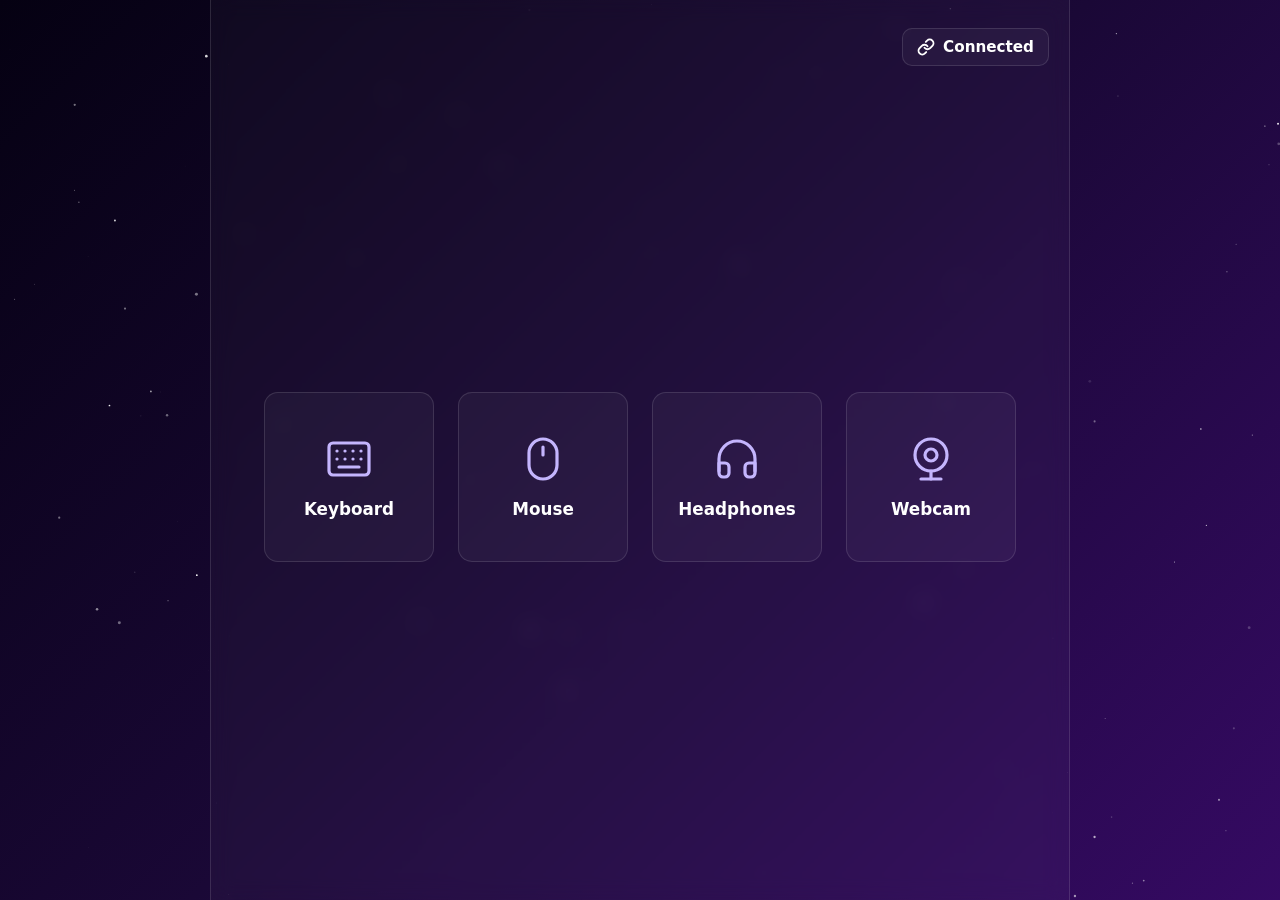
<file: index.html>
<!DOCTYPE html>
<html lang="bg">
  <head>
    <meta charset="UTF-8" />
    <meta name="viewport" content="width=device-width, initial-scale=1.0" />
    <title>Избор на периферия</title>
    <link rel="stylesheet" href="style.css" />
  </head>
  <body>
    <canvas id="space-background"></canvas>

    <main class="app homepage glass-panel">
      <header class="app-header">
        <button type="button" id="connected-devices-btn" class="back-button">
          <svg viewBox="0 0 24 24" class="back-icon" aria-hidden="true">
            <path d="M10 13a5 5 0 0 0 7.54.54l3-3a5 5 0 0 0-7.07-7.07l-1.72 1.71"></path>
            <path d="M14 11a5 5 0 0 0-7.54-.54l-3 3a5 5 0 0 0 7.07 7.07l1.71-1.71"></path>
          </svg>
          Свързани
        </button>
      </header>

      <div class="device-cards">
        <a href="keyboard.html" class="device-card">
          <svg class="device-icon" viewBox="0 0 24 24" aria-hidden="true">
            <rect x="2" y="4" width="20" height="16" rx="2" ry="2"></rect>
            <line x1="6" y1="8" x2="6.01" y2="8"></line>
            <line x1="10" y1="8" x2="10.01" y2="8"></line>
            <line x1="14" y1="8" x2="14.01" y2="8"></line>
            <line x1="18" y1="8" x2="18.01" y2="8"></line>
            <line x1="6" y1="12" x2="6.01" y2="12"></line>
            <line x1="10" y1="12" x2="10.01" y2="12"></line>
            <line x1="14" y1="12" x2="14.01" y2="12"></line>
            <line x1="18" y1="12" x2="18.01" y2="12"></line>
            <line x1="7" y1="16" x2="17" y2="16"></line>
          </svg>
          Клавиатура
        </a>

        <a href="mouse.html" class="device-card">
          <svg class="device-icon" viewBox="0 0 24 24" aria-hidden="true">
            <rect x="5" y="2" width="14" height="20" rx="7"></rect>
            <line x1="12" y1="6" x2="12" y2="10"></line>
          </svg>
          Мишка
        </a>

        <a href="headphones.html" class="device-card">
          <svg class="device-icon" viewBox="0 0 24 24" aria-hidden="true">
            <path d="M3 18v-6a9 9 0 0 1 18 0v6"></path>
            <path d="M21 19a2 2 0 0 1-2 2h-1a2 2 0 0 1-2-2v-3a2 2 0 0 1 2-2h3zM3 19a2 2 0 0 0 2 2h1a2 2 0 0 0 2-2v-3a2 2 0 0 0-2-2H3z"></path>
          </svg>
          Слушалки
        </a>

        <a href="webcam.html" class="device-card">
          <svg class="device-icon" viewBox="0 0 24 24" aria-hidden="true">
            <circle cx="12" cy="10" r="8"></circle>
            <circle cx="12" cy="10" r="3"></circle>
            <line x1="7" y1="22" x2="17" y2="22"></line>
            <line x1="12" y1="18" x2="12" y2="22"></line>
          </svg>
          Web Камера
        </a>
      </div>
    </main>

    <script src="i18n.js"></script>
    <script src="i18n-en.js"></script>
    <script src="script.js"></script>
  </body>
</html>
</file>
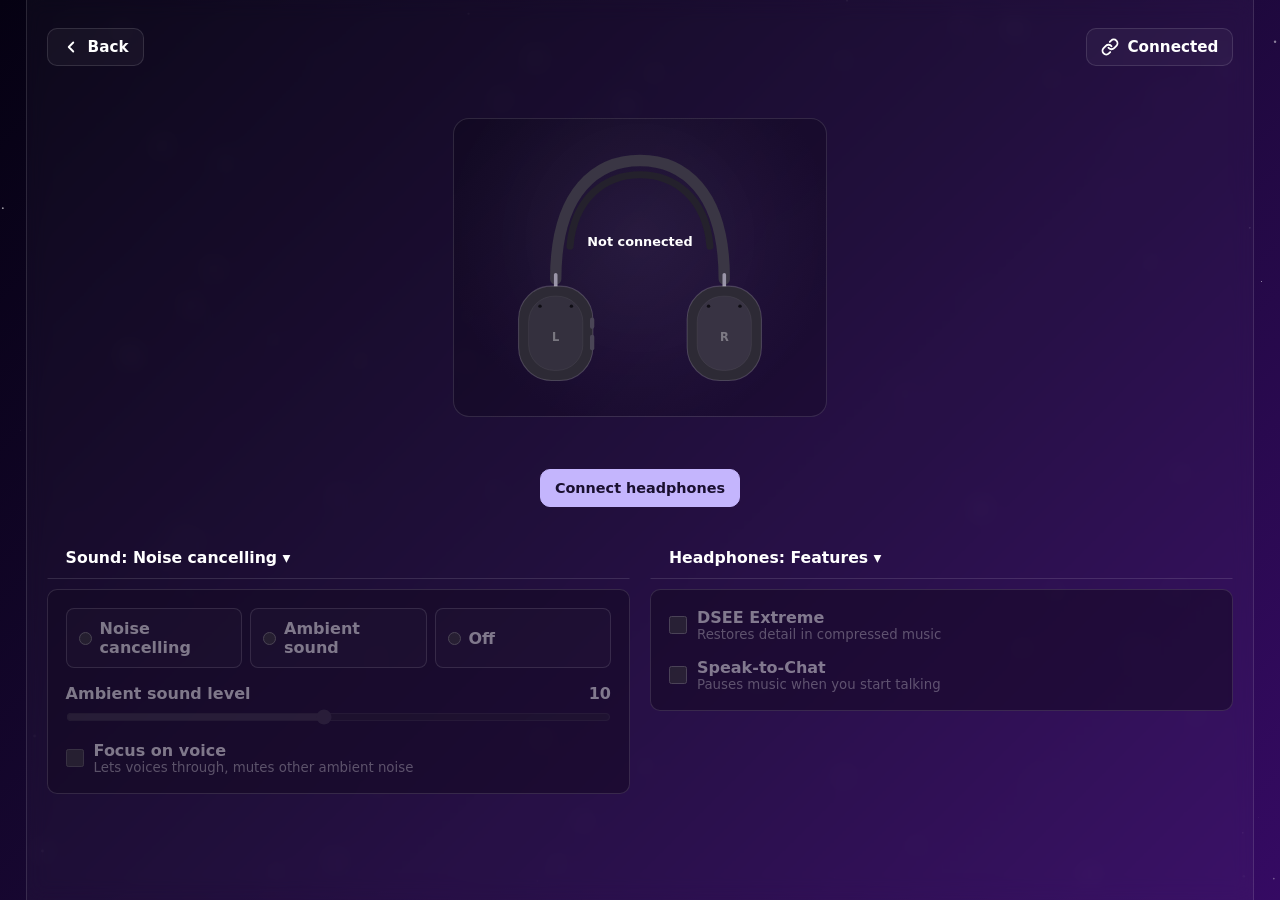
<file: headphones.html>
<!DOCTYPE html>
<html lang="bg">
  <head>
    <meta charset="UTF-8" />
    <meta name="viewport" content="width=device-width, initial-scale=1.0" />
    <title>Конфигуратор - Слушалки</title>
    <link rel="stylesheet" href="style.css" />
  </head>
  <body>
    <canvas id="space-background"></canvas>

    <main class="app glass-panel">
      <header class="app-header">
        <a href="index.html" class="back-button">
          <svg viewBox="0 0 24 24" class="back-icon" aria-hidden="true">
            <polyline points="15 18 9 12 15 6"></polyline>
          </svg>
          Назад
        </a>

        <button type="button" id="connected-devices-btn" class="back-button">
          <svg viewBox="0 0 24 24" class="back-icon" aria-hidden="true">
            <path d="M10 13a5 5 0 0 0 7.54.54l3-3a5 5 0 0 0-7.07-7.07l-1.72 1.71"></path>
            <path d="M14 11a5 5 0 0 0-7.54-.54l-3 3a5 5 0 0 0 7.07 7.07l1.71-1.71"></path>
          </svg>
          Свързани
        </button>
      </header>

      <section id="device-preview" class="device-preview" aria-label="Визуализация на слушалките">
        <div class="device-display-area mouse-display-area">
          <div class="mouse-stage headphones-stage">
            <svg class="headphones-svg" data-mode="unknown" viewBox="0 0 420 360" role="img"
              aria-label="Слушалки Sony WH-1000XM5">
              <!-- Звукови вълни: шумопотискане (вълните се гасят) или околен звук (вълните влизат) -->
              <g class="hp-waves" aria-hidden="true">
                <path d="M 26 212 C 14 236 14 268 26 292" />
                <path d="M 10 198 C -6 232 -6 272 10 306" />
                <path d="M 394 212 C 406 236 406 268 394 292" />
                <path d="M 410 198 C 426 232 426 272 410 306" />
              </g>

              <!-- Лента за глава: тънка дъга с мека възглавница -->
              <path d="M 92 196 C 92 70 152 30 210 30 C 268 30 328 70 328 196" class="hp-band" aria-hidden="true" />
              <path d="M 112 150 C 118 82 162 50 210 50 C 258 50 302 82 308 150" class="hp-band-pad" aria-hidden="true" />

              <!-- Плъзгачи от лентата към чашките -->
              <path d="M 92 190 L 92 214" class="hp-slider" aria-hidden="true" />
              <path d="M 328 190 L 328 214" class="hp-slider" aria-hidden="true" />

              <!-- Лява чашка -->
              <g class="hp-cup" aria-hidden="true">
                <rect x="40" y="206" width="104" height="132" rx="46" class="hp-cup-shell" />
                <rect x="54" y="220" width="76" height="104" rx="36" class="hp-cup-face" />
                <circle cx="70" cy="234" r="2.4" class="hp-mic" />
                <circle cx="114" cy="234" r="2.4" class="hp-mic" />
                <text x="92" y="278" class="hp-side">L</text>
                <rect x="140" y="250" width="6" height="16" rx="3" class="hp-button" />
                <rect x="140" y="274" width="6" height="22" rx="3" class="hp-button" />
              </g>

              <!-- Дясна чашка (сензорен панел) -->
              <g class="hp-cup" aria-hidden="true">
                <rect x="276" y="206" width="104" height="132" rx="46" class="hp-cup-shell" />
                <rect x="290" y="220" width="76" height="104" rx="36" class="hp-cup-face hp-cup-face--touch" />
                <circle cx="306" cy="234" r="2.4" class="hp-mic" />
                <circle cx="350" cy="234" r="2.4" class="hp-mic" />
                <text x="328" y="278" class="hp-side">R</text>
              </g>

              <!-- Състояние в средата -->
              <text x="210" y="150" class="hp-status" id="hp-status-mode">Не са свързани</text>
              <text x="210" y="176" class="hp-status hp-status--small" id="hp-status-battery"></text>
            </svg>
          </div>
        </div>
      </section>

      <div class="save-bar" aria-label="Връзка със слушалките">
        <div class="save-bar__device" data-device-actions></div>
      </div>

      <div class="settings-columns">
        <section class="settings-menu settings-column" data-column="sound" aria-label="Звук">
          <div class="layout-switcher">
            <button type="button" class="connected-devices-btn layout-switcher__btn" data-settings-menu-btn data-menu-title="Звук">
              Звук ▾
            </button>
            <div id="sound-options" class="layout-options">
              <button type="button" class="layout-option settings-tab" data-tab="1">Шумопотискане</button>
              <button type="button" class="layout-option settings-tab" data-tab="2">Еквалайзер</button>
            </div>
          </div>
          <div class="settings-panels"></div>
        </section>

        <section class="settings-menu settings-column" data-column="device" aria-label="Слушалки">
          <div class="layout-switcher">
            <button type="button" class="connected-devices-btn layout-switcher__btn" data-settings-menu-btn data-menu-title="Слушалки">
              Слушалки ▾
            </button>
            <div id="device-options" class="layout-options">
              <button type="button" class="layout-option settings-tab" data-tab="3">Функции</button>
              <button type="button" class="layout-option settings-tab" data-tab="4">Батерия и информация</button>
            </div>
          </div>
          <div class="settings-panels"></div>
        </section>
      </div>
    </main>

    <script src="i18n.js"></script>
    <script src="i18n-en.js"></script>
    <script src="script.js"></script>
    <script src="sony-headphones.js"></script>
  </body>
</html>
</file>
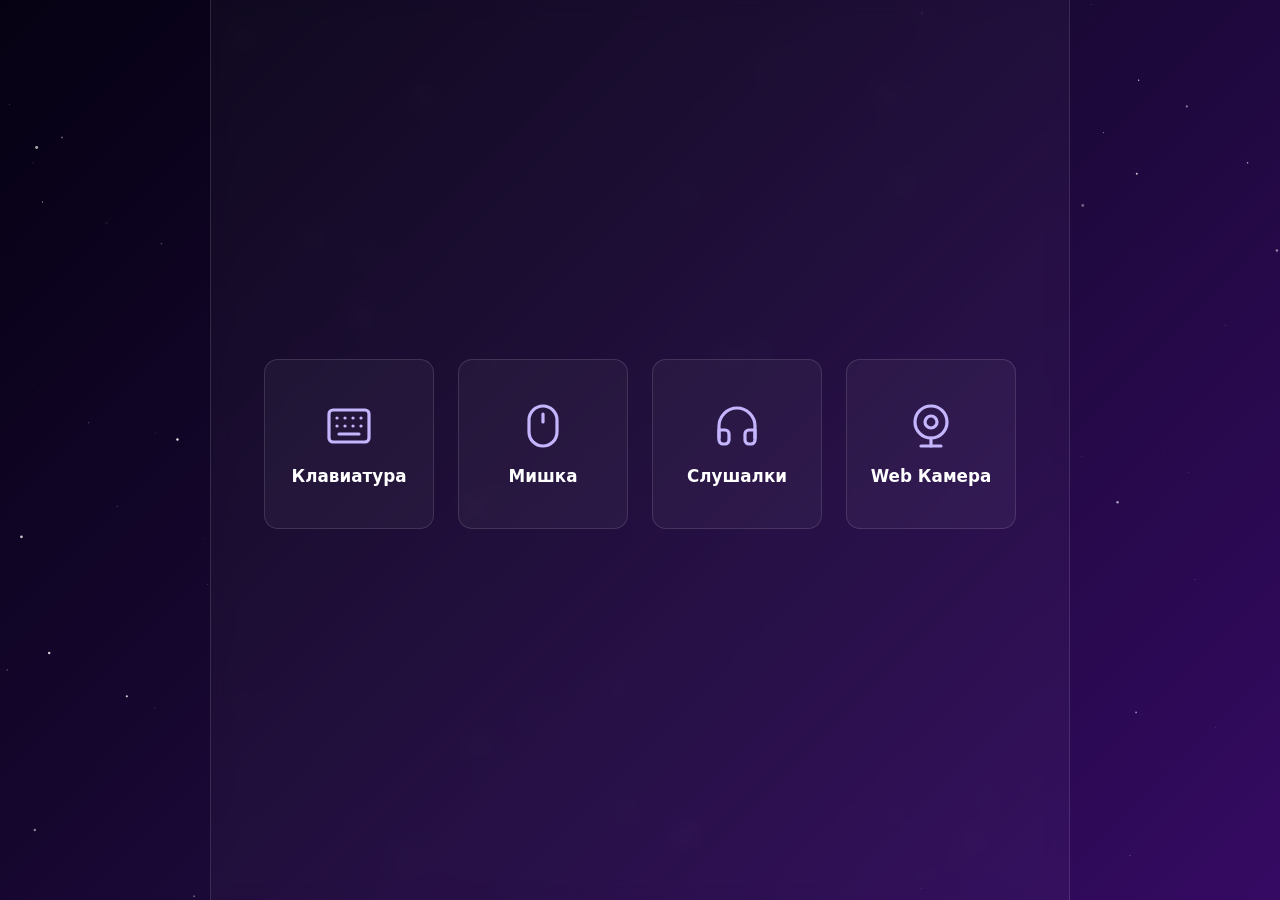
<file: homepage.html>
<!DOCTYPE html>
<html lang="bg">
  <head>
    <meta charset="UTF-8" />
    <meta name="viewport" content="width=device-width, initial-scale=1.0" />
    <title>Избор на периферия</title>
    <link rel="stylesheet" href="style.css" />
  </head>
  <body>
    <canvas id="space-background"></canvas>

    <main class="app homepage glass-panel">
      <div class="device-cards">
        <a href="keyboard.html" class="device-card">
          <svg class="device-icon" viewBox="0 0 24 24" aria-hidden="true">
            <rect x="2" y="4" width="20" height="16" rx="2" ry="2"></rect>
            <line x1="6" y1="8" x2="6.01" y2="8"></line>
            <line x1="10" y1="8" x2="10.01" y2="8"></line>
            <line x1="14" y1="8" x2="14.01" y2="8"></line>
            <line x1="18" y1="8" x2="18.01" y2="8"></line>
            <line x1="6" y1="12" x2="6.01" y2="12"></line>
            <line x1="10" y1="12" x2="10.01" y2="12"></line>
            <line x1="14" y1="12" x2="14.01" y2="12"></line>
            <line x1="18" y1="12" x2="18.01" y2="12"></line>
            <line x1="7" y1="16" x2="17" y2="16"></line>
          </svg>
          Клавиатура
        </a>

        <a href="mouse.html" class="device-card">
          <svg class="device-icon" viewBox="0 0 24 24" aria-hidden="true">
            <rect x="5" y="2" width="14" height="20" rx="7"></rect>
            <line x1="12" y1="6" x2="12" y2="10"></line>
          </svg>
          Мишка
        </a>

        <a href="headphones.html" class="device-card">
          <svg class="device-icon" viewBox="0 0 24 24" aria-hidden="true">
            <path d="M3 18v-6a9 9 0 0 1 18 0v6"></path>
            <path d="M21 19a2 2 0 0 1-2 2h-1a2 2 0 0 1-2-2v-3a2 2 0 0 1 2-2h3zM3 19a2 2 0 0 0 2 2h1a2 2 0 0 0 2-2v-3a2 2 0 0 0-2-2H3z"></path>
          </svg>
          Слушалки
        </a>

        <a href="webcam.html" class="device-card">
          <svg class="device-icon" viewBox="0 0 24 24" aria-hidden="true">
            <circle cx="12" cy="10" r="8"></circle>
            <circle cx="12" cy="10" r="3"></circle>
            <line x1="7" y1="22" x2="17" y2="22"></line>
            <line x1="12" y1="18" x2="12" y2="22"></line>
          </svg>
          Web Камера
        </a>
      </div>
    </main>

    <script src="script.js"></script>
  </body>
</html>
</file>
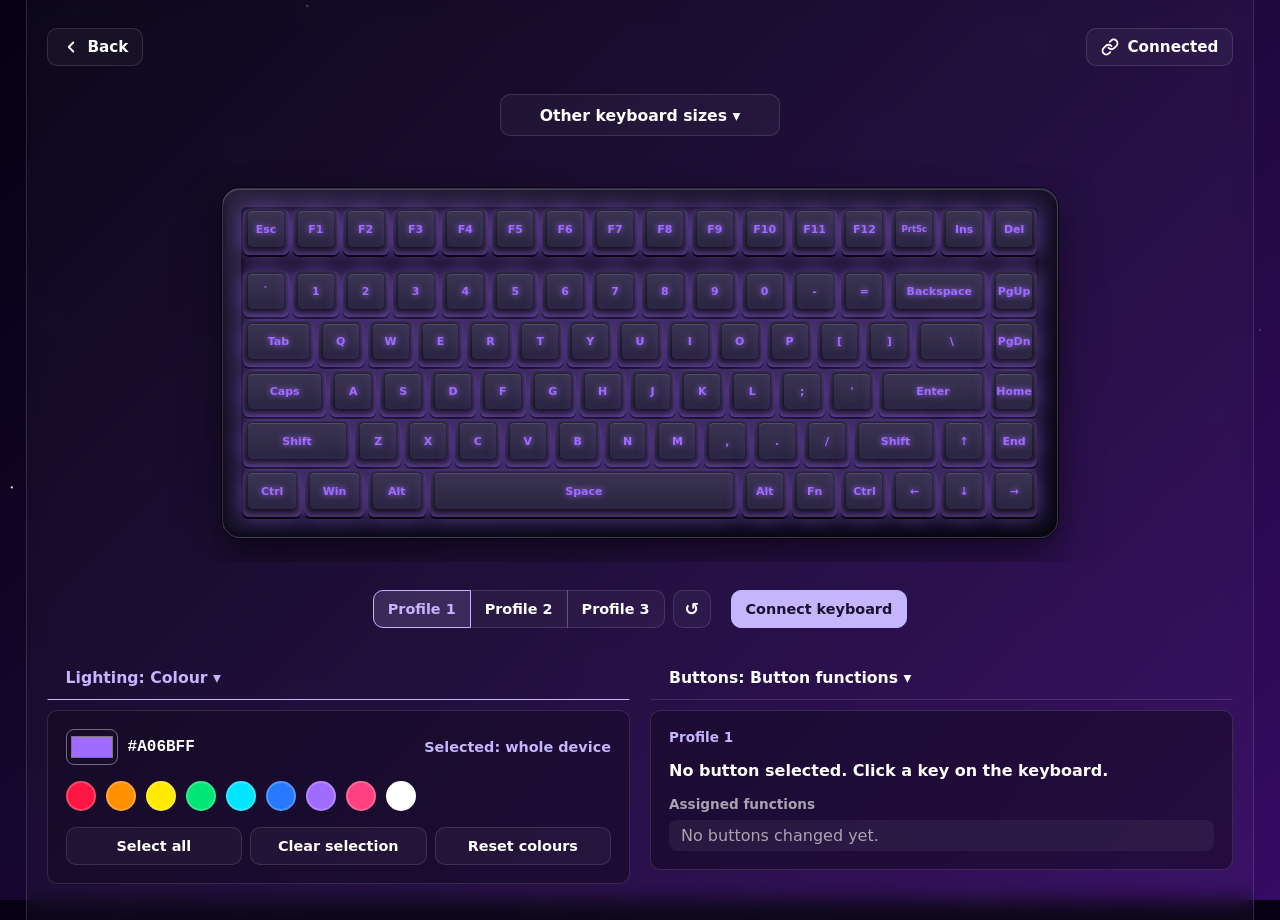
<file: keyboard.html>
<!DOCTYPE html>
<html lang="bg">
  <head>
    <meta charset="UTF-8" />
    <meta name="viewport" content="width=device-width, initial-scale=1.0" />
    <title>Конфигуратор на клавиатура</title>
    <link rel="stylesheet" href="style.css" />
  </head>
  <body>
    <canvas id="space-background"></canvas>

    <main class="app glass-panel">
      <header class="app-header">
        <a href="index.html" class="back-button">
          <svg viewBox="0 0 24 24" class="back-icon" aria-hidden="true">
            <polyline points="15 18 9 12 15 6"></polyline>
          </svg>
          Назад
        </a>

        <button type="button" id="connected-devices-btn" class="back-button">
          <svg viewBox="0 0 24 24" class="back-icon" aria-hidden="true">
            <path d="M10 13a5 5 0 0 0 7.54.54l3-3a5 5 0 0 0-7.07-7.07l-1.72 1.71"></path>
            <path d="M14 11a5 5 0 0 0-7.54-.54l-3 3a5 5 0 0 0 7.07 7.07l1.71-1.71"></path>
          </svg>
          Свързани
        </button>
      </header>

      <div class="layout-switcher">
        <button type="button" class="connected-devices-btn layout-switcher__btn">
          Други проценти на клавиатурите ▾
        </button>
        <div id="layout-options" class="layout-options" data-keyboard-layout-options></div>
      </div>

      <section id="device-preview" class="device-preview" aria-label="Визуализация на устройство">
        <div id="device-display-area" class="device-display-area" data-keyboard-display></div>
      </section>

      <div class="save-bar" aria-label="Профили и запис">
        <div class="save-bar__profiles" data-profiles></div>
        <div class="save-bar__device" data-device-actions></div>
      </div>

      <div class="settings-columns">
        <section class="settings-menu settings-column" data-column="lighting" aria-label="Подсветка">
          <div class="layout-switcher">
            <button type="button" class="connected-devices-btn layout-switcher__btn" data-settings-menu-btn data-menu-title="Подсветка">
              Подсветка ▾
            </button>
            <div id="lighting-options" class="layout-options">
              <button type="button" class="layout-option settings-tab" data-tab="1">Цвят</button>
              <button type="button" class="layout-option settings-tab" data-tab="2">Ефекти</button>
              <button type="button" class="layout-option settings-tab" data-tab="3">Яркост и скорост</button>
            </div>
          </div>
          <div class="settings-panels"></div>
        </section>

        <section class="settings-menu settings-column" data-column="buttons" aria-label="Програмируеми бутони">
          <div class="layout-switcher">
            <button type="button" class="connected-devices-btn layout-switcher__btn" data-settings-menu-btn data-menu-title="Бутони">
              Бутони ▾
            </button>
            <div id="buttons-options" class="layout-options">
              <button type="button" class="layout-option settings-tab" data-tab="5">Функции на бутоните</button>
            </div>
          </div>
          <div class="settings-panels"></div>
        </section>
      </div>
    </main>

    <script src="i18n.js"></script>
    <script src="i18n-en.js"></script>
    <script src="keyboard-layouts.js"></script>
    <script src="script.js"></script>
    <script src="rgb.js"></script>
    <script src="bindings.js"></script>
    <script src="logitech.js"></script>
    <script src="logitech-keyboard.js"></script>
  </body>
</html>
</file>
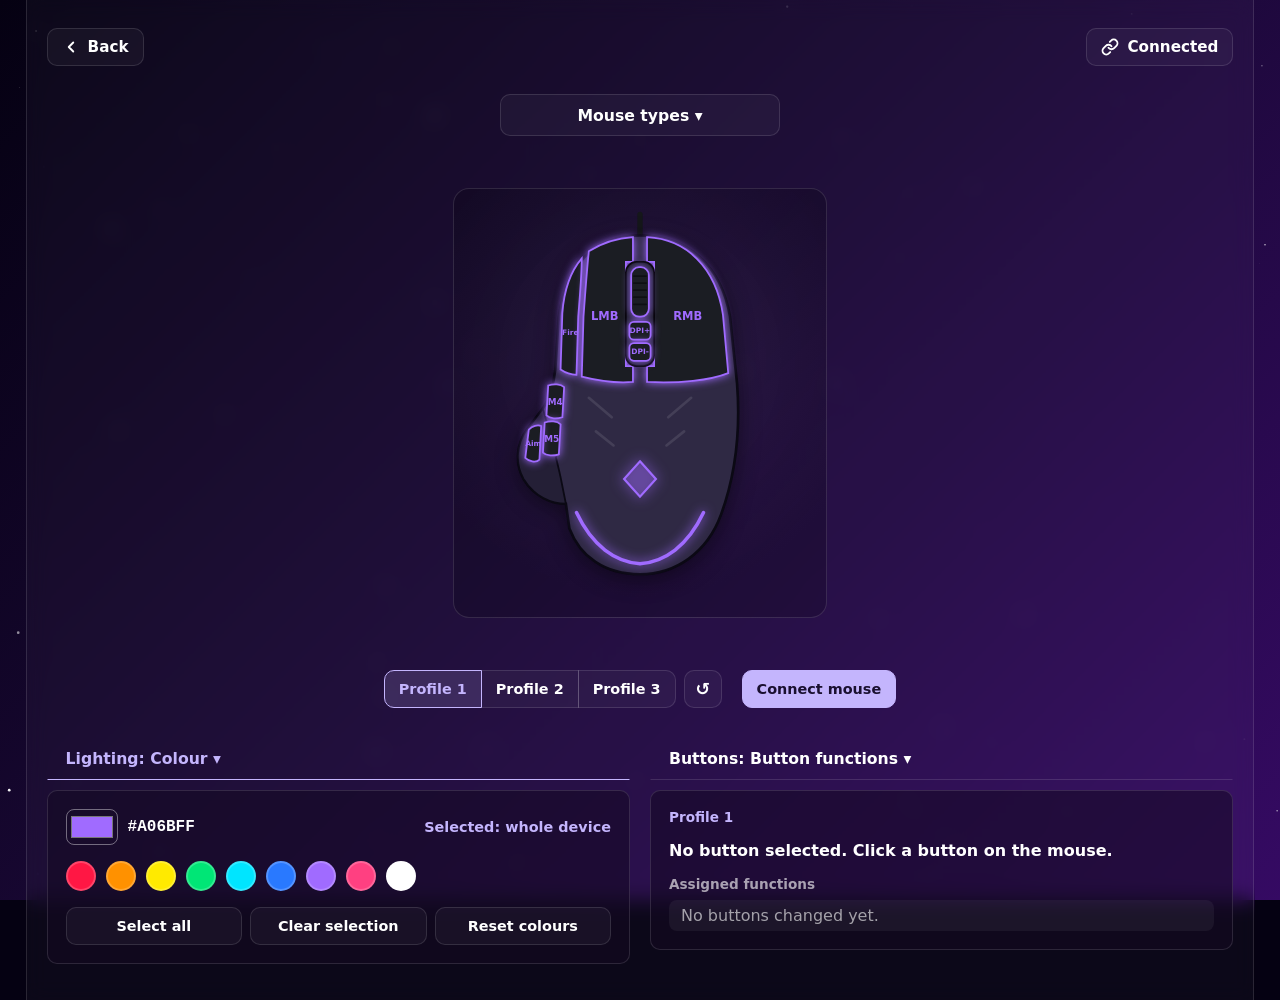
<file: mouse-gaming.html>
<!DOCTYPE html>
<html lang="bg">
  <head>
    <meta charset="UTF-8" />
    <meta name="viewport" content="width=device-width, initial-scale=1.0" />
    <title>Конфигуратор на мишка - Геймърска (FPS/Action)</title>
    <link rel="stylesheet" href="style.css" />
  </head>
  <body>
    <canvas id="space-background"></canvas>

    <main class="app glass-panel">
      <header class="app-header">
        <a href="index.html" class="back-button">
          <svg viewBox="0 0 24 24" class="back-icon" aria-hidden="true">
            <polyline points="15 18 9 12 15 6"></polyline>
          </svg>
          Назад
        </a>

        <button type="button" id="connected-devices-btn" class="back-button">
          <svg viewBox="0 0 24 24" class="back-icon" aria-hidden="true">
            <path d="M10 13a5 5 0 0 0 7.54.54l3-3a5 5 0 0 0-7.07-7.07l-1.72 1.71"></path>
            <path d="M14 11a5 5 0 0 0-7.54-.54l-3 3a5 5 0 0 0 7.07 7.07l1.71-1.71"></path>
          </svg>
          Свързани
        </button>
      </header>

      <div class="layout-switcher">
        <button type="button" class="connected-devices-btn layout-switcher__btn">
          Видове мишки ▾
        </button>
        <div id="layout-options" class="layout-options">
          <a href="mouse.html" class="layout-option">Стандартна (Офис) • 3–5 бутона</a>
          <a href="mouse-gaming.html" class="layout-option active" aria-current="page">Геймърска (FPS/Action) • 6–9 бутона</a>
        </div>
      </div>

      <section id="device-preview" class="device-preview mouse-preview" aria-label="Визуализация на геймърска мишка">
        <div id="device-display-area" class="device-display-area mouse-display-area">
          <div class="mouse-stage">
            <svg class="mouse-svg mouse-svg--gaming" viewBox="0 0 340 440" role="group" aria-label="Геймърска FPS мишка с 9 бутона">
              <path d="M 170 6 C 170 16 170 22 170 32" class="mouse-cable" aria-hidden="true" />
              <path d="M 170 30 C 224 30 262 64 272 122 L 280 198 C 284 250 278 302 262 346 C 246 390 210 414 170 414 C 130 414 102 394 90 362 L 86 334 C 70 334 50 326 38 306 C 28 288 30 266 42 250 L 60 226 C 68 214 72 200 74 182 L 78 122 C 86 64 118 30 170 30 Z" class="mouse-shell" aria-hidden="true" />
              <path d="M 86 334 C 70 334 50 326 38 306 C 28 288 30 266 42 250 L 60 226 C 66 248 74 276 80 304 Z" class="mouse-thumb-rest" aria-hidden="true" />
              <path d="M 112 214 L 138 236 M 228 214 L 202 236 M 120 252 L 140 268 M 220 252 L 200 268" class="mouse-accent" aria-hidden="true" />
              <path d="M 98 344 C 116 382 142 400 170 402 C 198 400 224 382 242 344" class="mouse-rgb-strip" aria-hidden="true" />

              <g class="mouse-btn-group" data-btn="Fire" role="button" tabindex="0" aria-pressed="false" aria-label="Бърз Rapid-Fire бутон">
                <path d="M 104 56 C 92 70 84 92 82 118 L 80 182 C 86 186 92 188 98 188 L 100 122 C 102 96 104 74 104 56 Z" class="mouse-btn mouse-btn--accent" />
                <text x="91" y="140" class="mouse-btn-label mouse-btn-label--tiny" aria-hidden="true">Fire</text>
              </g>

              <g class="mouse-btn-group" data-btn="LMB" role="button" tabindex="0" aria-pressed="false" aria-label="Ляв основен бутон">
                <path d="M 112 48 C 128 38 146 33 162 32 L 162 60 L 154 60 L 154 178 L 162 178 L 162 196 C 140 198 120 194 104 190 L 106 122 C 108 94 110 68 112 48 Z" class="mouse-btn" />
                <text x="130" y="122" class="mouse-btn-label" aria-hidden="true">LMB</text>
              </g>

              <g class="mouse-btn-group" data-btn="RMB" role="button" tabindex="0" aria-pressed="false" aria-label="Десен основен бутон">
                <path d="M 178 32 C 222 34 256 66 264 120 L 270 186 C 250 194 214 198 178 196 L 178 178 L 186 178 L 186 60 L 178 60 Z" class="mouse-btn" />
                <text x="224" y="122" class="mouse-btn-label" aria-hidden="true">RMB</text>
              </g>

              <rect x="154" y="60" width="32" height="118" rx="12" class="mouse-scroll-slot" aria-hidden="true" />

              <g class="mouse-btn-group" data-btn="Scroll" role="button" tabindex="0" aria-pressed="false" aria-label="Геймърски скрол, среден бутон">
                <rect x="160" y="66" width="20" height="56" rx="9" class="mouse-btn mouse-btn--scroll" />
                <path d="M 163 76 H 177 M 163 84 H 177 M 163 92 H 177 M 163 100 H 177 M 163 108 H 177" class="mouse-wheel-ribs" aria-hidden="true" />
              </g>

              <g class="mouse-btn-group" data-btn="DPI+" role="button" tabindex="0" aria-pressed="false" aria-label="Увеличаване на чувствителността">
                <rect x="158" y="128" width="24" height="20" rx="5" class="mouse-btn" />
                <text x="170" y="138" class="mouse-btn-label mouse-btn-label--tiny" aria-hidden="true">DPI+</text>
              </g>

              <g class="mouse-btn-group" data-btn="DPI-" role="button" tabindex="0" aria-pressed="false" aria-label="Намаляване на чувствителността">
                <rect x="158" y="152" width="24" height="20" rx="5" class="mouse-btn" />
                <text x="170" y="162" class="mouse-btn-label mouse-btn-label--tiny" aria-hidden="true">DPI-</text>
              </g>

              <g class="mouse-btn-group" data-btn="M4" role="button" tabindex="0" aria-pressed="false" aria-label="Страничен макро бутон 1">
                <path d="M 66 200 C 72 198 80 198 84 202 L 82 236 C 76 238 68 238 64 234 Z" class="mouse-btn" />
                <text x="74" y="219" class="mouse-btn-label mouse-btn-label--small" aria-hidden="true">M4</text>
              </g>

              <g class="mouse-btn-group" data-btn="M5" role="button" tabindex="0" aria-pressed="false" aria-label="Страничен макро бутон 2">
                <path d="M 62 242 C 68 240 76 240 80 244 L 78 278 C 72 280 64 280 60 276 Z" class="mouse-btn" />
                <text x="70" y="261" class="mouse-btn-label mouse-btn-label--small" aria-hidden="true">M5</text>
              </g>

              <g class="mouse-btn-group" data-btn="Sniper" role="button" tabindex="0" aria-pressed="false" aria-label="Страничен бутон за прицелване и нисък DPI">
                <path d="M 44 250 C 48 246 54 244 58 246 L 56 284 C 52 288 44 286 40 282 Z" class="mouse-btn mouse-btn--accent" />
                <text x="49" y="266" class="mouse-btn-label mouse-btn-label--tiny" aria-hidden="true">Aim</text>
              </g>

              <polygon points="170,286 188,306 170,326 152,306" class="mouse-gaming-logo" aria-hidden="true" />
            </svg>
          </div>
        </div>
      </section>

      <div class="save-bar" aria-label="Профили и запис">
        <div class="save-bar__profiles" data-profiles></div>
        <div class="save-bar__device" data-device-actions></div>
      </div>

      <div class="settings-columns">
        <section class="settings-menu settings-column" data-column="lighting" aria-label="Подсветка">
          <div class="layout-switcher">
            <button type="button" class="connected-devices-btn layout-switcher__btn" data-settings-menu-btn data-menu-title="Подсветка">
              Подсветка ▾
            </button>
            <div id="lighting-options" class="layout-options">
              <button type="button" class="layout-option settings-tab" data-tab="1">Цвят</button>
              <button type="button" class="layout-option settings-tab" data-tab="2">Ефекти</button>
              <button type="button" class="layout-option settings-tab" data-tab="3">Яркост и скорост</button>
            </div>
          </div>
          <div class="settings-panels"></div>
        </section>

        <section class="settings-menu settings-column" data-column="buttons" aria-label="Програмируеми бутони">
          <div class="layout-switcher">
            <button type="button" class="connected-devices-btn layout-switcher__btn" data-settings-menu-btn data-menu-title="Бутони">
              Бутони ▾
            </button>
            <div id="buttons-options" class="layout-options">
              <button type="button" class="layout-option settings-tab" data-tab="5">Функции на бутоните</button>
              <button type="button" class="layout-option settings-tab" data-tab="6">Мишка и DPI</button>
            </div>
          </div>
          <div class="settings-panels"></div>
        </section>
      </div>
    </main>

    <script src="i18n.js"></script>
    <script src="i18n-en.js"></script>
    <script src="script.js"></script>
    <script src="rgb.js"></script>
    <script src="bindings.js"></script>
    <script src="logitech.js"></script>
  </body>
</html>
</file>
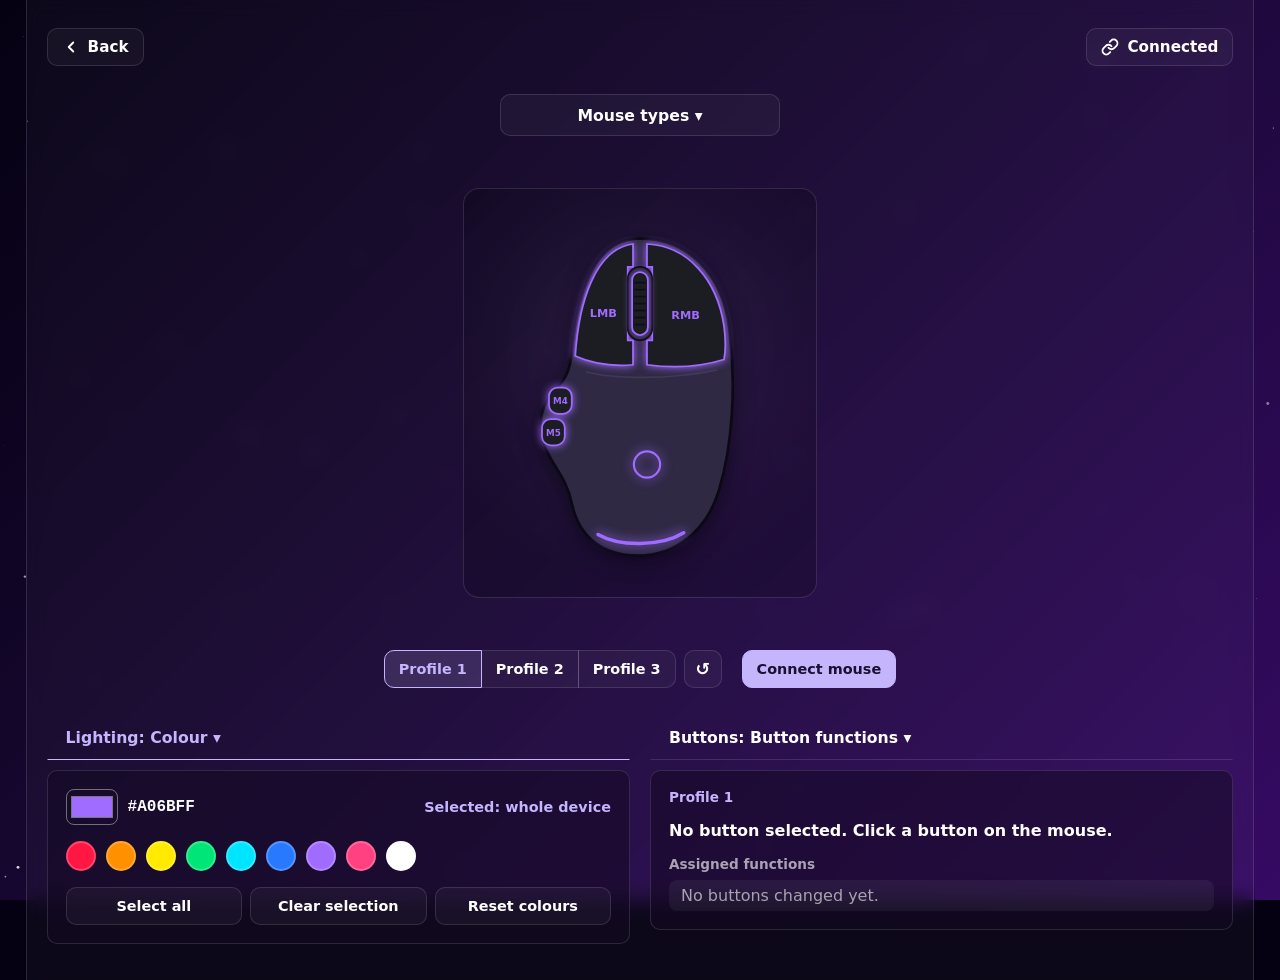
<file: mouse.html>
<!DOCTYPE html>
<html lang="bg">
  <head>
    <meta charset="UTF-8" />
    <meta name="viewport" content="width=device-width, initial-scale=1.0" />
    <title>Конфигуратор на мишка - Стандартна (Офис)</title>
    <link rel="stylesheet" href="style.css" />
  </head>
  <body>
    <canvas id="space-background"></canvas>

    <main class="app glass-panel">
      <header class="app-header">
        <a href="index.html" class="back-button">
          <svg viewBox="0 0 24 24" class="back-icon" aria-hidden="true">
            <polyline points="15 18 9 12 15 6"></polyline>
          </svg>
          Назад
        </a>

        <button type="button" id="connected-devices-btn" class="back-button">
          <svg viewBox="0 0 24 24" class="back-icon" aria-hidden="true">
            <path d="M10 13a5 5 0 0 0 7.54.54l3-3a5 5 0 0 0-7.07-7.07l-1.72 1.71"></path>
            <path d="M14 11a5 5 0 0 0-7.54-.54l-3 3a5 5 0 0 0 7.07 7.07l1.71-1.71"></path>
          </svg>
          Свързани
        </button>
      </header>

      <div class="layout-switcher">
        <button type="button" class="connected-devices-btn layout-switcher__btn">
          Видове мишки ▾
        </button>
        <div id="layout-options" class="layout-options">
          <a href="mouse.html" class="layout-option active" aria-current="page">Стандартна (Офис) • 3–5 бутона</a>
          <a href="mouse-gaming.html" class="layout-option">Геймърска (FPS/Action) • 6–9 бутона</a>
        </div>
      </div>

      <section id="device-preview" class="device-preview mouse-preview" aria-label="Визуализация на мишка">
        <div id="device-display-area" class="device-display-area mouse-display-area">
          <div class="mouse-stage">
            <svg class="mouse-svg mouse-svg--office" viewBox="0 0 320 420" role="group" aria-label="Ергономична офис мишка">
              <path d="M 156 34 C 214 32 254 74 262 136 C 270 200 266 270 250 322 C 236 368 200 396 158 396 C 116 396 90 374 82 336 C 76 306 58 292 50 268 C 42 246 48 222 62 208 C 74 196 80 186 82 164 C 88 104 104 36 156 34 Z" class="mouse-shell" aria-hidden="true" />
              <path d="M 98 186 C 128 194 192 196 248 184" class="mouse-seam mouse-seam--palm" aria-hidden="true" />

              <g class="mouse-btn-group" data-btn="LMB" role="button" tabindex="0" aria-pressed="false" aria-label="Ляв бутон">
                <path d="M 86 168 C 90 108 108 46 152 40 L 152 66 L 146 66 L 146 150 L 152 150 L 152 178 C 128 180 104 176 86 168 Z" class="mouse-btn" />
                <text x="118" y="120" class="mouse-btn-label" aria-hidden="true">LMB</text>
              </g>

              <g class="mouse-btn-group" data-btn="RMB" role="button" tabindex="0" aria-pressed="false" aria-label="Десен бутон">
                <path d="M 168 40 C 214 42 248 80 256 134 C 258 150 258 162 256 172 C 230 180 198 182 168 178 L 168 150 L 174 150 L 174 66 L 168 66 Z" class="mouse-btn" />
                <text x="212" y="122" class="mouse-btn-label" aria-hidden="true">RMB</text>
              </g>

              <rect x="146" y="66" width="28" height="84" rx="14" class="mouse-scroll-slot" aria-hidden="true" />

              <g class="mouse-btn-group" data-btn="Scroll" role="button" tabindex="0" aria-pressed="false" aria-label="Скрол колелце, среден бутон">
                <rect x="151" y="72" width="18" height="72" rx="9" class="mouse-btn mouse-btn--scroll" />
                <path d="M 154 84 H 166 M 154 92 H 166 M 154 100 H 166 M 154 108 H 166 M 154 116 H 166 M 154 124 H 166 M 154 132 H 166" class="mouse-wheel-ribs" aria-hidden="true" />
              </g>

              <g class="mouse-btn-group" data-btn="M4" role="button" tabindex="0" aria-pressed="false" aria-label="Страничен бутон Напред">
                <rect x="56" y="204" width="26" height="30" rx="10" class="mouse-btn" />
                <text x="69" y="220" class="mouse-btn-label mouse-btn-label--small" aria-hidden="true">M4</text>
              </g>

              <g class="mouse-btn-group" data-btn="M5" role="button" tabindex="0" aria-pressed="false" aria-label="Страничен бутон Назад">
                <rect x="48" y="240" width="26" height="30" rx="10" class="mouse-btn" />
                <text x="61" y="256" class="mouse-btn-label mouse-btn-label--small" aria-hidden="true">M5</text>
              </g>

              <circle cx="168" cy="292" r="15" class="mouse-logo-ring" aria-hidden="true" />
              <path d="M 112 372 C 136 386 184 386 210 370" class="mouse-rgb-strip" aria-hidden="true" />
            </svg>
          </div>
        </div>
      </section>

      <div class="save-bar" aria-label="Профили и запис">
        <div class="save-bar__profiles" data-profiles></div>
        <div class="save-bar__device" data-device-actions></div>
      </div>

      <div class="settings-columns">
        <section class="settings-menu settings-column" data-column="lighting" aria-label="Подсветка">
          <div class="layout-switcher">
            <button type="button" class="connected-devices-btn layout-switcher__btn" data-settings-menu-btn data-menu-title="Подсветка">
              Подсветка ▾
            </button>
            <div id="lighting-options" class="layout-options">
              <button type="button" class="layout-option settings-tab" data-tab="1">Цвят</button>
              <button type="button" class="layout-option settings-tab" data-tab="2">Ефекти</button>
              <button type="button" class="layout-option settings-tab" data-tab="3">Яркост и скорост</button>
            </div>
          </div>
          <div class="settings-panels"></div>
        </section>

        <section class="settings-menu settings-column" data-column="buttons" aria-label="Програмируеми бутони">
          <div class="layout-switcher">
            <button type="button" class="connected-devices-btn layout-switcher__btn" data-settings-menu-btn data-menu-title="Бутони">
              Бутони ▾
            </button>
            <div id="buttons-options" class="layout-options">
              <button type="button" class="layout-option settings-tab" data-tab="5">Функции на бутоните</button>
              <button type="button" class="layout-option settings-tab" data-tab="6">Мишка и DPI</button>
            </div>
          </div>
          <div class="settings-panels"></div>
        </section>
      </div>
    </main>

    <script src="i18n.js"></script>
    <script src="i18n-en.js"></script>
    <script src="script.js"></script>
    <script src="rgb.js"></script>
    <script src="bindings.js"></script>
    <script src="logitech.js"></script>
  </body>
</html>
</file>
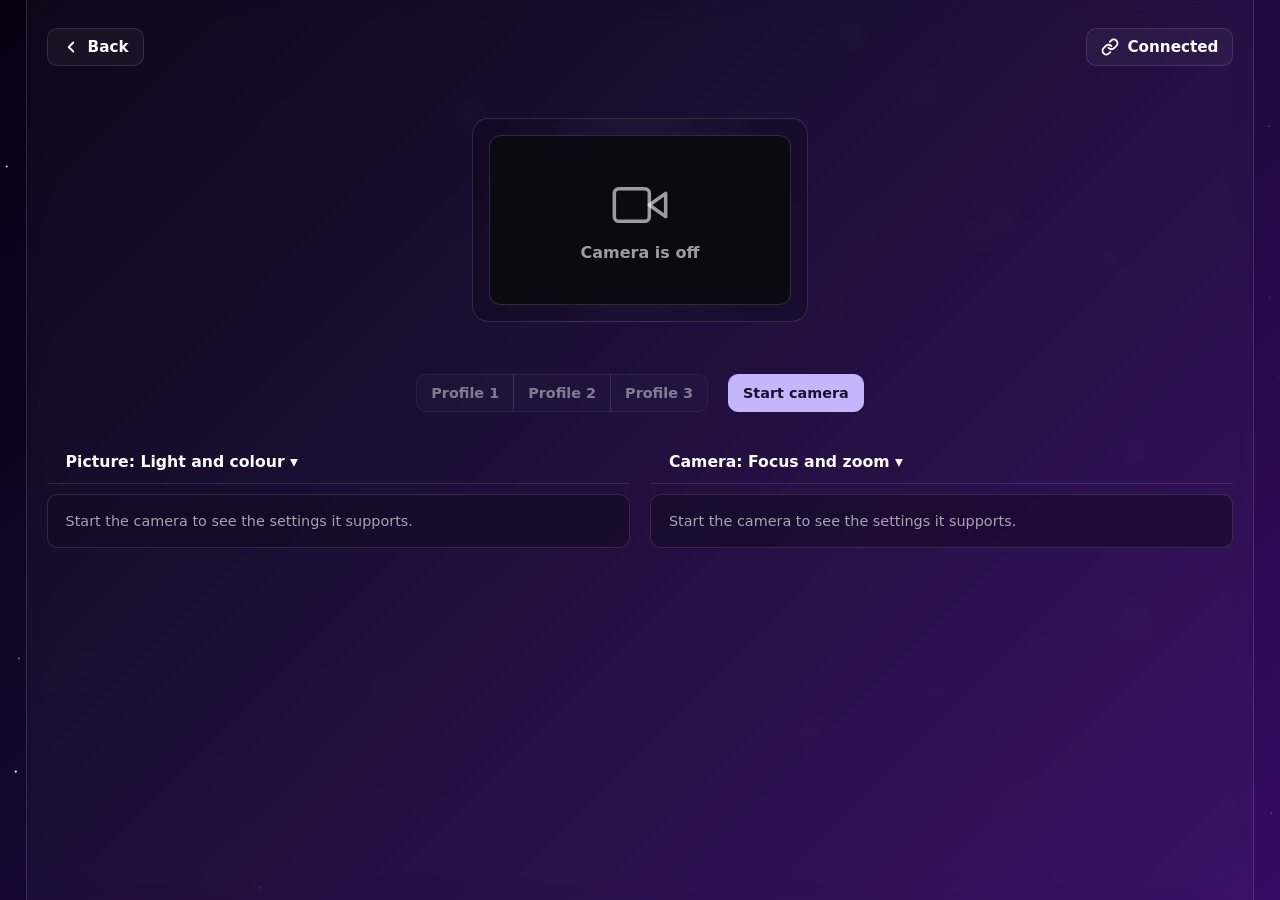
<file: webcam.html>
<!DOCTYPE html>
<html lang="bg">
  <head>
    <meta charset="UTF-8" />
    <meta name="viewport" content="width=device-width, initial-scale=1.0" />
    <title>Конфигуратор - Web Камера</title>
    <link rel="stylesheet" href="style.css" />
  </head>
  <body>
    <canvas id="space-background"></canvas>

    <main class="app glass-panel">
      <header class="app-header">
        <a href="index.html" class="back-button">
          <svg viewBox="0 0 24 24" class="back-icon" aria-hidden="true">
            <polyline points="15 18 9 12 15 6"></polyline>
          </svg>
          Назад
        </a>

        <button type="button" id="connected-devices-btn" class="back-button">
          <svg viewBox="0 0 24 24" class="back-icon" aria-hidden="true">
            <path d="M10 13a5 5 0 0 0 7.54.54l3-3a5 5 0 0 0-7.07-7.07l-1.72 1.71"></path>
            <path d="M14 11a5 5 0 0 0-7.54-.54l-3 3a5 5 0 0 0 7.07 7.07l1.71-1.71"></path>
          </svg>
          Свързани
        </button>
      </header>

      <section class="device-preview" aria-label="Образ от камерата">
        <div class="device-display-area mouse-display-area">
          <div class="mouse-stage webcam-stage">
            <div class="webcam-frame">
              <video id="webcam-video" class="webcam-video" autoplay playsinline muted></video>
              <div class="webcam-placeholder" id="webcam-placeholder">
                <svg viewBox="0 0 24 24" aria-hidden="true">
                  <path d="M23 7l-7 5 7 5V7z"></path>
                  <rect x="1" y="5" width="15" height="14" rx="2" ry="2"></rect>
                </svg>
                <span>Камерата е спряна</span>
              </div>
              <span class="webcam-badge" id="webcam-badge" hidden></span>
            </div>
          </div>
        </div>
      </section>

      <div class="save-bar" aria-label="Камера и профили">
        <div class="save-bar__profiles" data-profiles></div>
        <div class="save-bar__device" data-device-actions></div>
      </div>

      <div class="settings-columns">
        <section class="settings-menu settings-column" data-column="image" aria-label="Картина">
          <div class="layout-switcher">
            <button type="button" class="connected-devices-btn layout-switcher__btn" data-settings-menu-btn data-menu-title="Картина">
              Картина ▾
            </button>
            <div id="image-options" class="layout-options">
              <button type="button" class="layout-option settings-tab" data-tab="1">Светлина и цвят</button>
              <button type="button" class="layout-option settings-tab" data-tab="2">Експонация и баланс на бялото</button>
            </div>
          </div>
          <div class="settings-panels"></div>
        </section>

        <section class="settings-menu settings-column" data-column="camera" aria-label="Камера">
          <div class="layout-switcher">
            <button type="button" class="connected-devices-btn layout-switcher__btn" data-settings-menu-btn data-menu-title="Камера">
              Камера ▾
            </button>
            <div id="camera-options" class="layout-options">
              <button type="button" class="layout-option settings-tab" data-tab="3">Фокус и мащаб</button>
              <button type="button" class="layout-option settings-tab" data-tab="4">Образ и информация</button>
            </div>
          </div>
          <div class="settings-panels"></div>
        </section>
      </div>
    </main>

    <script src="i18n.js"></script>
    <script src="i18n-en.js"></script>
    <script src="script.js"></script>
    <script src="webcam.js"></script>
  </body>
</html>
</file>
<file: style.css>
/* Обща палитра: един акцентен цвят, тънки линии, еднаква височина на контролите */
:root {
  --key-bg-color: #f4f4f4;
  --key-active-color: #e4e9ef;
  --accent: #c4b5fd;
  --accent-ink: #1a1030;
  --surface: rgba(255, 255, 255, 0.04);
  --surface-hover: rgba(255, 255, 255, 0.09);
  --line: rgba(255, 255, 255, 0.12);
  --line-strong: rgba(255, 255, 255, 0.24);
  --muted: rgba(255, 255, 255, 0.62);
  --radius: 10px;
  --control-h: 38px;
  /* Тъмни системни контроли (плъзгачи, падащи списъци, ленти за превъртане) – на Windows иначе са светли */
  color-scheme: dark;
}

*,
*::before,
*::after {
  box-sizing: border-box;
  margin: 0;
  padding: 0;
}

/* Тънки, едва видими ленти за превъртане (на Windows по подразбиране са широки и сиви) */
* {
  scrollbar-width: thin;
  scrollbar-color: rgba(255, 255, 255, 0.22) transparent;
}

/* Атрибутът hidden винаги скрива, дори при display от клас (напр. бутоните са inline-flex) */
[hidden] {
  display: none !important;
}

html {
  height: 100%;
  background: #050112;
}

body {
  min-height: 100%;
  position: relative;
  display: flex;
  justify-content: center;
  align-items: stretch;
  background: transparent;
  color: #000000;
  font-family: system-ui, -apple-system, 'Segoe UI', Roboto, Arial, sans-serif;
  overflow-x: hidden;
}

#space-background {
  position: fixed;
  top: 0;
  left: 0;
  width: 100vw;
  height: 100vh;
  z-index: -1;
  background: linear-gradient(135deg, #050112 0%, #1a0836 50%, #350a63 100%);
}

.app {
  width: min(1280px, 96vw);
  min-height: 100%;
  display: flex;
  flex-direction: column;
  align-items: center;
  justify-content: flex-start;
  padding: 28px 20px 36px;
  gap: 28px;
}

.glass-panel {
  background: rgba(255, 255, 255, 0.03);
  backdrop-filter: blur(10px);
  -webkit-backdrop-filter: blur(10px);
  border-left: 1px solid var(--line);
  border-right: 1px solid var(--line);
}

.homepage.app {
  width: min(860px, 94vw);
  min-height: 100vh;
  justify-content: flex-start;
  padding: 28px 20px 40px;
}

.app-header {
  width: 100%;
  display: flex;
  justify-content: space-between;
  align-items: center;
  gap: 12px;
}

#connected-devices-btn {
  margin-left: auto;
}

.back-button {
  display: flex;
  align-items: center;
  gap: 8px;
  height: var(--control-h);
  padding: 0 14px;
  background: var(--surface);
  border: 1px solid var(--line);
  border-radius: var(--radius);
  color: #ffffff;
  text-decoration: none;
  font-family: inherit;
  font-weight: 600;
  font-size: 0.95rem;
  cursor: pointer;
  transition: background-color 0.2s ease, border-color 0.2s ease, transform 0.1s ease;
}

.back-button:hover {
  background: var(--surface-hover);
  border-color: var(--line-strong);
}

.back-button:active {
  transform: translateY(1px);
}

.back-icon {
  width: 18px;
  height: 18px;
  stroke: currentColor;
  stroke-width: 2.5;
  stroke-linecap: round;
  stroke-linejoin: round;
  fill: none;
}

.connected-devices-btn {
  width: 100%;
  height: 42px;
  padding: 0 18px;
  background: var(--surface);
  border: 1px solid var(--line);
  color: #ffffff;
  border-radius: var(--radius);
  font: inherit;
  font-size: 0.98rem;
  font-weight: 600;
  cursor: pointer;
  transition: background-color 0.2s ease, border-color 0.2s ease, transform 0.1s ease;
}

.connected-devices-btn:hover,
.connected-devices-btn:focus-visible {
  background: var(--surface-hover);
  border-color: var(--line-strong);
}

/* Менюто за вид на устройството под хедъра е компактно и центрирано */
.app > .layout-switcher {
  width: auto;
  min-width: 280px;
}

.connected-devices-btn:active {
  transform: translateY(1px);
}

.layout-switcher {
  position: relative;
  width: 100%;
}

.layout-options {
  position: absolute;
  top: calc(100% + 6px);
  left: 0;
  z-index: 2;
  display: none;
  flex-direction: column;
  width: 100%;
  padding: 6px;
  background: #1d1430;
  border: 1px solid var(--line-strong);
  border-radius: var(--radius);
  box-shadow: 0 12px 28px rgba(0, 0, 0, 0.4);
  backdrop-filter: blur(8px);
  -webkit-backdrop-filter: blur(8px);
}

.layout-switcher.is-open .layout-options {
  display: flex;
}

.layout-option {
  padding: 10px 14px;
  border-radius: 6px;
  color: #ffffff;
  text-decoration: none;
}

.layout-option:hover,
.layout-option:focus-visible {
  background: var(--surface-hover);
}

.layout-option.active {
  color: var(--accent);
}

.device-preview {
  width: 100%;
  display: flex;
  justify-content: center;
  align-items: center;
}

.device-display-area {
  width: 100%;
  overflow-x: auto;
  padding: 24px;
  display: flex;
  justify-content: flex-start;
  align-items: center;
}

/* На началната страница картите заемат мястото под хедъра и са центрирани в него */
.homepage .device-cards {
  flex: 1;
  align-content: center;
}

.device-cards {
  display: flex;
  justify-content: center;
  align-items: center;
  flex-wrap: wrap;
  gap: 24px;
  width: 100%;
}

.device-card {
  display: flex;
  flex-direction: column;
  justify-content: center;
  align-items: center;
  width: 170px;
  height: 170px;
  background: var(--surface);
  border: 1px solid var(--line);
  border-radius: 14px;
  color: #ffffff;
  text-decoration: none;
  font-size: 1.05rem;
  font-weight: 600;
  transition: transform 0.15s ease, background-color 0.2s ease, border-color 0.2s ease;
}

.device-card:hover,
.device-card:focus-visible {
  background: var(--surface-hover);
  border-color: var(--accent);
  transform: translateY(-2px);
}

.device-card:active {
  transform: translateY(0);
}

.device-icon {
  width: 48px;
  height: 48px;
  margin-bottom: 16px;
  color: var(--accent);
  stroke: currentColor;
  stroke-width: 1.6;
  stroke-linecap: round;
  stroke-linejoin: round;
  fill: none;
}

/* --- КЛАВИАТУРА ---
   Клавишите са позиционирани в units (u) като истинска ANSI клавиатура: --kb-w и --kb-h
   са размерите на подредбата, а --x, --y, --w, --h на всеки клавиш идват от keyboard-layouts.js.
   Клавиатурата е между 36px (докосване на телефон) и 50px на unit; на тесен екран се скролва. */
.keyboard {
  --case-padding: 18px;
  width: 100%;
  min-width: calc(var(--kb-w) * 36px + 2 * var(--case-padding));
  max-width: calc(var(--kb-w) * 50px + 2 * var(--case-padding));
  flex-shrink: 0;
  margin-inline: auto;
  padding: var(--case-padding);
  background: linear-gradient(160deg, #2c2442 0%, #17122b 55%, #0e0b1c 100%);
  border: 1px solid rgba(255, 255, 255, 0.14);
  border-radius: 18px;
  box-shadow:
    inset 0 1px 0 rgba(255, 255, 255, 0.18),
    inset 0 -3px 8px rgba(0, 0, 0, 0.6),
    0 0 0 1px rgba(0, 0, 0, 0.6),
    0 18px 40px rgba(0, 0, 0, 0.55);
}

.keyboard__plate {
  position: relative;
  container-type: inline-size;
  aspect-ratio: var(--kb-w) / var(--kb-h);
  background: linear-gradient(180deg, #171126 0%, #110d1e 100%);
  border-radius: 6px;
  box-shadow: inset 0 2px 8px rgba(0, 0, 0, 0.7);
}

.keyboard-scroll-hint {
  margin-top: -20px;
  font-size: 0.85rem;
  color: rgba(255, 255, 255, 0.7);
  text-align: center;
}

.keyboard-scroll-hint[hidden] {
  display: none;
}

/* Ръбът на клавиша (skirt) е самият .key, а горната повърхност с надписа е .key__top */
.key {
  --unit: calc(100cqw / var(--kb-w));
  --key-gap: calc(var(--unit) * 0.08);
  position: absolute;
  left: calc(var(--x) * var(--unit) + var(--key-gap) / 2);
  top: calc(var(--y) * var(--unit) + var(--key-gap) / 2);
  width: calc(var(--w) * var(--unit) - var(--key-gap));
  height: calc(var(--h) * var(--unit) - var(--key-gap));
  background: linear-gradient(180deg, #3b3552 0%, #221e36 100%);
  border-radius: calc(var(--unit) * 0.12);
  box-shadow:
    0 calc(var(--unit) * 0.04) 0 #06050b,
    0 calc(var(--unit) * 0.08) calc(var(--unit) * 0.12) rgba(0, 0, 0, 0.6);
  font-size: calc(var(--unit) * 0.22);
  font-weight: bold;
  color: #9d97b8;
  user-select: none;
  cursor: pointer;
  transition: transform 0.08s ease, box-shadow 0.08s ease;
}

.key--small {
  font-size: calc(var(--unit) * 0.17);
}

.key__top {
  position: absolute;
  inset: calc(var(--unit) * 0.05) calc(var(--unit) * 0.1) calc(var(--unit) * 0.16);
  display: flex;
  justify-content: center;
  align-items: center;
  overflow: hidden;
  white-space: nowrap;
  background: linear-gradient(180deg, #4a4464 0%, #38324f 100%);
  border-radius: calc(var(--unit) * 0.09);
  box-shadow:
    inset 0 1px 0 rgba(255, 255, 255, 0.12),
    0 0 calc(var(--unit) * 0.04) rgba(0, 0, 0, 0.5);
}

.key:hover .key__top {
  filter: brightness(1.18);
}

.key:active {
  transform: translateY(calc(var(--unit) * 0.03));
  box-shadow: 0 calc(var(--unit) * 0.01) 0 #06050b;
}

.settings-menu {
  width: 100%;
  display: flex;
  flex-direction: column;
  align-items: center;
  gap: 10px;
}

/* Опциите в менютата могат да са и бутони (менюто „Всички настройки“) */
button.layout-option {
  width: 100%;
  background: none;
  border: none;
  font: inherit;
  text-align: left;
  cursor: pointer;
}

.mouse-display-area {
  flex-direction: column;
  gap: 20px;
  overflow: visible;
}

.mouse-preview {
  overflow: visible;
}

.mouse-stage {
  padding: 20px 36px;
  background: radial-gradient(circle at 50% 40%, rgba(255, 255, 255, 0.05) 0%, rgba(0, 0, 0, 0.18) 75%);
  border: 1px solid var(--line);
  border-radius: 16px;
  display: flex;
  justify-content: center;
  align-items: center;
}

.mouse-svg {
  width: min(280px, 65vw);
  height: auto;
  overflow: visible;
}

.mouse-cable {
  stroke: #15171a;
  stroke-width: 6;
  stroke-linecap: round;
  fill: none;
}

.mouse-shell {
  fill: #2f2944;
  stroke: #0b0914;
  stroke-width: 3;
  filter: drop-shadow(0 6px 12px rgba(0, 0, 0, 0.45));
}

.mouse-seam {
  stroke: #1b1e24;
  stroke-width: 2;
}

.mouse-scroll-slot {
  fill: #1b1e24;
  stroke: #000000;
  stroke-width: 2;
}

.mouse-btn-group {
  cursor: pointer;
  outline: none;
}

.mouse-btn {
  fill: var(--key-bg-color, #f4f4f4);
  stroke: #000000;
  stroke-width: 2;
  transition: fill 0.15s ease, transform 0.08s ease;
  transform-box: fill-box;
}

.mouse-btn-group:hover .mouse-btn,
.mouse-btn-group:focus-visible .mouse-btn,
.mouse-btn-group.is-selected .mouse-btn {
  fill: var(--key-active-color, #b8d4f0);
}

.mouse-btn-group:active .mouse-btn {
  transform: translateY(2px);
}

.mouse-btn-label {
  font-size: 13px;
  font-weight: bold;
  fill: #111111;
  text-anchor: middle;
  dominant-baseline: middle;
  pointer-events: none;
  user-select: none;
}

.mouse-btn-label--small {
  font-size: 10px;
}

.mouse-logo-ring {
  fill: none;
  stroke: rgba(184, 212, 240, 0.45);
  stroke-width: 2.5;
}

@media (max-width: 640px) {
  .device-display-area {
    padding: 16px 0;
  }

  .mouse-stage {
    padding: 16px 24px;
  }
}

.mouse-svg--gaming {
  width: min(300px, 68vw);
}

.mouse-thumb-rest {
  fill: #241f36;
  stroke: #0b0914;
  stroke-width: 2;
}

.mouse-accent {
  fill: none;
  stroke: rgba(255, 255, 255, 0.1);
  stroke-width: 3;
  stroke-linecap: round;
  pointer-events: none;
}

.mouse-btn--accent {
  fill: #d8e6f8;
}

.mouse-btn-label--tiny {
  font-size: 8.5px;
}

.mouse-rgb-strip {
  fill: none;
  stroke: #b388ff;
  stroke-width: 4;
  stroke-linecap: round;
  filter: drop-shadow(0 0 6px #b388ff);
}

.mouse-gaming-logo {
  fill: rgba(179, 136, 255, 0.25);
  stroke: #b388ff;
  stroke-width: 2.5;
  filter: drop-shadow(0 0 8px rgba(179, 136, 255, 0.6));
}
.device-status {
  width: 100%;
  margin-top: -16px;
  padding: 10px 14px;
  border-radius: 8px;
  background: rgba(255, 255, 255, 0.06);
  color: #ffffff;
  font-size: 0.9rem;
}

.device-status[hidden] {
  display: none;
}

.device-status--error {
  border: 1px solid rgba(255, 120, 120, 0.5);
  color: #ffc9c9;
}

.coming-soon {
  flex: 1;
  display: flex;
  flex-direction: column;
  justify-content: center;
  align-items: center;
  gap: 12px;
  color: #ffffff;
  text-align: center;
}

.coming-soon__title {
  font-size: 2rem;
}

.coming-soon__text {
  max-width: 420px;
  color: rgba(255, 255, 255, 0.75);
}

/* --- RGB ОСВЕТЛЕНИЕ --- */
@property --rgb-hue {
  syntax: '<number>';
  inherits: false;
  initial-value: 0;
}

@property --rgb-breath {
  syntax: '<number>';
  inherits: false;
  initial-value: 1;
}

.rgb-on [data-led] {
  --led-color: var(--led, #ffffff);
  --led-lit: color-mix(in srgb, var(--led-color) calc(var(--rgb-brightness, 1) * var(--rgb-breath) * 100%), #000000);
}

.rgb-effect-breathing [data-led] {
  animation: rgb-breath var(--rgb-duration, 4s) ease-in-out infinite;
}

.rgb-effect-wave [data-led],
.rgb-effect-spectrum [data-led] {
  --led-color: hsl(calc(var(--rgb-hue) * 1deg) 100% 50%);
  animation: rgb-hue var(--rgb-duration, 4s) linear infinite;
}

.rgb-effect-wave [data-led] {
  animation-delay: calc(var(--wave-pos, 0) * var(--rgb-duration, 4s) * -1);
}

@keyframes rgb-breath {
  0%,
  100% {
    --rgb-breath: 1;
  }

  50% {
    --rgb-breath: 0.12;
  }
}

@keyframes rgb-hue {
  from {
    --rgb-hue: 0;
  }

  to {
    --rgb-hue: 360;
  }
}

/* Светлината излиза изпод клавиша върху плочата, а надписът свети отгоре */
.keyboard.rgb-on .key {
  background: linear-gradient(180deg, #2c2740 0%, #15121f 100%);
  box-shadow:
    0 calc(var(--unit) * 0.04) 0 #06050b,
    inset 0 calc(var(--unit) * -0.06) calc(var(--unit) * 0.12) color-mix(in srgb, var(--led-lit) 45%, transparent),
    0 0 calc(var(--unit) * 0.35) color-mix(in srgb, var(--led-lit) 55%, transparent);
}

.keyboard.rgb-on .key:active {
  box-shadow:
    0 calc(var(--unit) * 0.01) 0 #06050b,
    0 0 calc(var(--unit) * 0.35) color-mix(in srgb, var(--led-lit) 55%, transparent);
}

.keyboard.rgb-on .key__top {
  background: linear-gradient(180deg, #3a3452 0%, #2a2540 100%);
  color: var(--led-lit);
  text-shadow: 0 0 calc(var(--unit) * 0.12) var(--led-lit);
}

.key.is-selected {
  outline: 2px solid #ffffff;
  outline-offset: 1px;
}

.mouse-led-zone {
  cursor: pointer;
  pointer-events: all;
}

.mouse-svg.rgb-on .mouse-btn {
  fill: #1b1d23;
  stroke: var(--led-lit);
  filter: drop-shadow(0 0 5px var(--led-lit));
}

.mouse-svg.rgb-on .mouse-btn-group:hover .mouse-btn {
  fill: #272a33;
}

.mouse-svg.rgb-on .mouse-btn-label {
  fill: var(--led-lit);
}

.mouse-svg.rgb-on .mouse-rgb-strip,
.mouse-svg.rgb-on .mouse-logo-ring {
  stroke: var(--led-lit);
  filter: drop-shadow(0 0 6px var(--led-lit));
}

.mouse-svg.rgb-on .mouse-gaming-logo {
  fill: color-mix(in srgb, var(--led-lit) 25%, transparent);
  stroke: var(--led-lit);
  filter: drop-shadow(0 0 8px var(--led-lit));
}

.mouse-svg:not(.rgb-on) .mouse-rgb-strip,
.mouse-svg:not(.rgb-on) .mouse-gaming-logo {
  fill: none;
  stroke: #4a4f5a;
  filter: none;
}

.mouse-btn-group.is-selected .mouse-btn {
  stroke: #ffffff;
  stroke-width: 3.5;
}

.mouse-led-zone.is-selected {
  stroke-dasharray: 8 5;
}

/* --- ПАНЕЛИ С НАСТРОЙКИ --- */
.settings-panels {
  width: 100%;
}

.settings-panel {
  display: flex;
  flex-direction: column;
  gap: 16px;
  padding: 18px;
  background: rgba(20, 10, 36, 0.55);
  border: 1px solid var(--line);
  border-radius: var(--radius);
  color: #ffffff;
}

.settings-panel[hidden] {
  display: none;
}

.settings-hint {
  font-size: 0.9rem;
  color: var(--muted);
}

.panel-note {
  font-size: 0.85rem;
  color: #ffd98a;
}

.panel-note[hidden] {
  display: none;
}

.color-row {
  display: flex;
  flex-wrap: wrap;
  justify-content: space-between;
  align-items: center;
  gap: 12px;
}

.color-picker {
  display: flex;
  align-items: center;
  gap: 10px;
  font-family: 'Courier New', monospace;
  font-weight: bold;
  cursor: pointer;
}

.color-picker input {
  width: 52px;
  height: 36px;
  padding: 2px;
  background: transparent;
  border: 1px solid rgba(255, 255, 255, 0.4);
  border-radius: 8px;
  cursor: pointer;
}

.selection-count {
  font-size: 0.9rem;
  color: var(--accent);
  font-weight: bold;
}

.color-presets {
  display: flex;
  flex-wrap: wrap;
  gap: 10px;
}

.color-swatch {
  width: 30px;
  height: 30px;
  background: var(--swatch);
  border: 2px solid rgba(255, 255, 255, 0.2);
  border-radius: 50%;
  cursor: pointer;
  transition: transform 0.1s ease, border-color 0.1s ease;
}

.color-swatch:hover,
.color-swatch:focus-visible {
  border-color: #ffffff;
  transform: scale(1.12);
}

.panel-actions {
  display: flex;
  flex-wrap: wrap;
  gap: 8px;
}

.panel-btn {
  display: inline-flex;
  align-items: center;
  justify-content: center;
  gap: 6px;
  min-height: var(--control-h);
  padding: 0 14px;
  background: var(--surface);
  border: 1px solid var(--line);
  border-radius: var(--radius);
  color: #ffffff;
  font: inherit;
  font-size: 0.9rem;
  font-weight: 600;
  white-space: nowrap;
  cursor: pointer;
  transition: background-color 0.15s ease, border-color 0.15s ease;
}

.panel-btn:hover,
.panel-btn:focus-visible {
  background: var(--surface-hover);
  border-color: var(--line-strong);
}

.panel-btn[aria-pressed='true'] {
  background: rgba(196, 181, 253, 0.16);
  border-color: var(--accent);
  color: var(--accent);
}

/* Бутоните в панелите са с еднаква ширина в равна решетка */
.settings-panel .panel-actions {
  display: grid;
  grid-template-columns: repeat(auto-fit, minmax(140px, 1fr));
}

.effect-options {
  display: grid;
  grid-template-columns: repeat(auto-fit, minmax(120px, 1fr));
  gap: 8px;
  border: none;
}

.effect-option {
  display: flex;
  align-items: center;
  gap: 8px;
  padding: 10px 12px;
  background: rgba(255, 255, 255, 0.05);
  border: 1px solid rgba(255, 255, 255, 0.25);
  border-radius: 8px;
  font-weight: bold;
  cursor: pointer;
}

.effect-option:has(input:checked) {
  background: rgba(196, 181, 253, 0.14);
  border-color: var(--accent);
}

.effect-option input,
.range-field input {
  accent-color: var(--accent);
}

.range-field {
  display: flex;
  flex-direction: column;
  gap: 6px;
  font-weight: bold;
}

.range-field__label {
  display: flex;
  justify-content: space-between;
}

.range-field input {
  width: 100%;
}

.range-field input:disabled {
  opacity: 0.4;
}

.visually-hidden {
  position: absolute;
  width: 1px;
  height: 1px;
  overflow: hidden;
  clip-path: inset(50%);
  white-space: nowrap;
}

/* --- ФУНКЦИИ НА БУТОНИТЕ --- */
.settings-panel [hidden] {
  display: none;
}

.field {
  display: flex;
  flex-direction: column;
  gap: 6px;
}

.field__label {
  font-size: 0.85rem;
  font-weight: bold;
  color: var(--muted);
}

.field__select {
  padding: 9px 10px;
  background: rgba(255, 255, 255, 0.08);
  border: 1px solid rgba(255, 255, 255, 0.3);
  border-radius: 8px;
  color: #ffffff;
  font: inherit;
  cursor: pointer;
}

.field__select option {
  background: #1e1234;
  color: #ffffff;
}

.binding-target {
  font-weight: bold;
}

.binding-editor {
  display: flex;
  flex-direction: column;
  gap: 12px;
  padding: 14px;
  background: rgba(255, 255, 255, 0.04);
  border: 1px solid rgba(255, 255, 255, 0.15);
  border-radius: 8px;
}

.binding-current strong {
  color: #ffd98a;
}

.binding-field {
  display: flex;
  flex-wrap: wrap;
  align-items: center;
  gap: 8px;
}

.binding-recorded {
  font-family: 'Courier New', monospace;
  font-weight: bold;
  color: #ffd98a;
}

.panel-btn:disabled {
  opacity: 0.5;
  cursor: default;
}

.binding-summary {
  display: flex;
  flex-direction: column;
  gap: 8px;
}

.binding-list {
  display: flex;
  flex-direction: column;
  gap: 6px;
  list-style: none;
}

.binding-list li {
  display: flex;
  align-items: center;
  gap: 8px;
  padding: 6px 8px 6px 12px;
  background: rgba(255, 255, 255, 0.05);
  border-radius: 8px;
}

.binding-list__name,
.binding-list__remove {
  background: none;
  border: none;
  color: #ffffff;
  font: inherit;
  cursor: pointer;
}

.binding-list__name {
  flex: 1;
  text-align: left;
}

.binding-list__remove {
  width: 28px;
  height: 28px;
  border-radius: 6px;
  font-size: 1.1rem;
}

.binding-list__name:hover,
.binding-list__remove:hover,
.binding-list__remove:focus-visible {
  color: #ffd98a;
}

.binding-list__empty {
  color: rgba(255, 255, 255, 0.6);
}

/* Избраният за преназначаване бутон и значката за променена функция */
.key.is-binding-target {
  outline: 2px dashed #ffd98a;
  outline-offset: 2px;
}

.keyboard.bindings-mode .key.is-selected:not(.is-binding-target) {
  outline: none;
}

.key.has-binding::after {
  content: '';
  position: absolute;
  top: calc(var(--unit) * 0.08);
  right: calc(var(--unit) * 0.13);
  width: calc(var(--unit) * 0.13);
  height: calc(var(--unit) * 0.13);
  background: #ffd98a;
  border-radius: 50%;
  box-shadow: 0 0 calc(var(--unit) * 0.1) #ffd98a;
}

.mouse-svg.bindings-mode .mouse-btn-group.is-selected .mouse-btn {
  stroke: #000000;
  stroke-width: 2;
}

.mouse-svg.rgb-on.bindings-mode .mouse-btn-group.is-selected .mouse-btn {
  stroke: var(--led-lit);
}

.mouse-svg .mouse-btn-group.is-binding-target .mouse-btn {
  stroke: #ffd98a;
  stroke-width: 3.5;
  stroke-dasharray: 6 4;
}

.binding-badge {
  fill: #ffd98a;
  stroke: #1b1d23;
  stroke-width: 1.5;
  pointer-events: none;
}

.mouse-btn-group:not(.has-binding) .binding-badge {
  display: none;
}

.binding-toast {
  position: fixed;
  left: 50%;
  bottom: 24px;
  z-index: 10;
  max-width: min(520px, calc(100vw - 32px));
  padding: 12px 18px;
  background: rgba(30, 18, 52, 0.97);
  border: 1px solid #ffd98a;
  border-radius: 10px;
  box-shadow: 0 10px 30px rgba(0, 0, 0, 0.5);
  color: #ffffff;
  font-weight: bold;
  text-align: center;
  transform: translateX(-50%);
}

.binding-toast[hidden] {
  display: none;
}

.binding-profile {
  font-size: 0.85rem;
  font-weight: bold;
  color: var(--accent);
}

/* --- ЗАПИС В МИШКАТА --- */
.device-details,
.device-block {
  display: flex;
  flex-direction: column;
  gap: 10px;
}

.device-summary {
  font-weight: bold;
  color: #ffd98a;
}

.device-log {
  font-size: 0.9rem;
  color: rgba(255, 255, 255, 0.8);
}

.device-log:empty {
  display: none;
}

.device-log--error {
  color: #ffc9c9;
}

.settings-panel.is-busy {
  cursor: progress;
}

.settings-panel.is-busy .panel-btn {
  pointer-events: none;
  opacity: 0.6;
}

.device-help {
  display: flex;
  flex-direction: column;
  gap: 10px;
  padding: 14px;
  background: rgba(255, 217, 138, 0.06);
  border: 1px solid rgba(255, 217, 138, 0.35);
  border-radius: 8px;
  font-size: 0.9rem;
}

.device-help[hidden],
.device-help [hidden] {
  display: none;
}

.device-help > div {
  display: flex;
  flex-direction: column;
  gap: 10px;
}

.device-help__code {
  overflow-x: auto;
  padding: 10px 12px;
  background: rgba(0, 0, 0, 0.45);
  border-radius: 6px;
  font-family: 'Courier New', monospace;
  font-size: 0.8rem;
  line-height: 1.5;
  white-space: pre;
}

.dpi-stages {
  display: flex;
  flex-direction: column;
  gap: 6px;
}

.dpi-stage {
  display: grid;
  grid-template-columns: auto 70px minmax(0, 1fr) auto;
  align-items: center;
  gap: 10px;
  padding: 4px 6px;
  border-radius: 8px;
  font-weight: bold;
}

.dpi-stage.is-active-stage {
  background: rgba(255, 217, 138, 0.12);
  box-shadow: inset 3px 0 0 #ffd98a;
}

.dpi-stage [hidden] {
  display: none;
}

.dpi-stage input[type='radio'] {
  accent-color: #ffd98a;
}

/* Офис мишка: ергономична форма с колелце с ръбчета */
.mouse-seam--palm {
  fill: none;
  stroke: rgba(255, 255, 255, 0.08);
  stroke-width: 2;
}

.mouse-wheel-ribs {
  fill: none;
  stroke: rgba(0, 0, 0, 0.45);
  stroke-width: 2;
  stroke-linecap: round;
  pointer-events: none;
}

/* --- ЛЕНТА ЗА ПРОФИЛИ И ЗАПИС (под устройството) --- */
/* Една лента: профили вляво, основните действия вдясно, редът за състояние отдолу.
   Обвивките на модулите са display: contents, за да се подреждат всички в една гъвкава редица. */
.save-bar {
  width: 100%;
  display: flex;
  flex-wrap: wrap;
  justify-content: center;
  align-items: center;
  gap: 12px 20px;
}

.save-bar__profiles,
.save-bar__device,
.save-bar .device-bar {
  display: contents;
}

.device-bar {
  width: 100%;
  display: flex;
  flex-direction: column;
  align-items: center;
  gap: 10px;
}

.save-bar__row {
  justify-content: center;
  align-items: center;
}

.save-bar .device-log,
.save-bar .device-summary,
.save-bar .device-help,
.save-bar .device-notice,
.save-bar .fn-finder,
.save-bar .device-timers {
  flex-basis: 100%;
}

/* Предупреждение под лентата (друга програма управлява подсветката) и над страницата (отворена като файл) */
.device-notice,
.site-notice {
  width: 100%;
  max-width: 760px;
  margin: 0 auto;
  padding: 12px 14px;
  background: rgba(255, 196, 120, 0.07);
  border: 1px solid rgba(255, 196, 120, 0.35);
  border-radius: var(--radius);
  color: rgba(255, 255, 255, 0.9);
  font-size: 0.9rem;
  line-height: 1.45;
}

.device-notice {
  display: flex;
  flex-wrap: wrap;
  align-items: center;
  justify-content: center;
  gap: 10px;
  text-align: center;
}

.device-notice .panel-btn {
  text-decoration: none;
}

/* Профили като сегментиран контрол */
.segmented {
  display: inline-flex;
}

.segmented .panel-btn {
  border-radius: 0;
  margin-left: -1px;
}

.segmented .panel-btn:first-child {
  margin-left: 0;
  border-radius: var(--radius) 0 0 var(--radius);
}

.segmented .panel-btn:last-child {
  border-radius: 0 var(--radius) var(--radius) 0;
}

.segmented .panel-btn[aria-pressed='true'] {
  position: relative;
  z-index: 1;
}

.icon-btn {
  width: var(--control-h);
  padding: 0;
  font-size: 1.1rem;
}

/* Меню „Още“: второстепенните действия на устройството */
.action-menu {
  position: relative;
}

.action-menu[hidden] {
  display: none;
}

.action-menu > summary {
  list-style: none;
}

.action-menu > summary::-webkit-details-marker {
  display: none;
}

.action-menu__list {
  position: absolute;
  top: calc(100% + 6px);
  right: 0;
  z-index: 5;
  display: flex;
  flex-direction: column;
  gap: 2px;
  min-width: 240px;
  padding: 6px;
  background: #1d1430;
  border: 1px solid var(--line-strong);
  border-radius: var(--radius);
  box-shadow: 0 12px 28px rgba(0, 0, 0, 0.4);
}

.action-menu__list .panel-btn {
  width: 100%;
  justify-content: flex-start;
  background: transparent;
  border-color: transparent;
}

.action-menu__list .panel-btn:hover,
.action-menu__list .panel-btn:focus-visible {
  background: var(--surface-hover);
}

.action-menu__list [hidden] {
  display: none;
}

.action-menu__list hr {
  margin: 4px 6px;
  border: none;
  border-top: 1px solid var(--line);
}

.panel-btn--danger {
  color: #ffb4b4;
}

.save-bar__group {
  display: contents;
}

.save-bar__group[hidden] {
  display: none;
}

.save-bar .device-log,
.save-bar .device-summary {
  text-align: center;
  font-size: 0.88rem;
}

.save-bar .device-summary {
  color: var(--muted);
  font-weight: 600;
}

.save-bar .device-help {
  width: 100%;
  max-width: 760px;
  color: rgba(255, 255, 255, 0.85);
}

.panel-btn--primary {
  background: var(--accent);
  border-color: var(--accent);
  color: var(--accent-ink);
}

.panel-btn--primary:hover,
.panel-btn--primary:focus-visible {
  background: #d6cbff;
  border-color: #d6cbff;
}

.device-bar.is-busy .panel-btn {
  pointer-events: none;
  opacity: 0.6;
}

/* --- ДВЕ КОЛОНИ: ПОДСВЕТКА И БУТОНИ --- */
.settings-columns {
  width: 100%;
  display: grid;
  grid-template-columns: repeat(2, minmax(0, 1fr));
  align-items: start;
  gap: 20px;
}

/* Заглавието на колоната е меню: лек ред с име и стрелка вместо тежък бутон */
.settings-column .layout-switcher__btn {
  height: 44px;
  background: transparent;
  border-color: transparent;
  border-bottom-color: var(--line);
  border-radius: var(--radius) var(--radius) 0 0;
  text-align: left;
}

/* Колоната, към която отиват кликовете върху устройството */
.settings-column.is-active .layout-switcher__btn {
  color: var(--accent);
  border-bottom-color: var(--accent);
}

@media (max-width: 900px) {
  .settings-columns {
    grid-template-columns: 1fr;
  }
}

.live-toggle {
  display: inline-flex;
  align-items: center;
  gap: 8px;
  min-height: var(--control-h);
  padding: 0 12px;
  border: 1px solid var(--line);
  border-radius: var(--radius);
  color: #ffffff;
  font-size: 0.9rem;
  font-weight: 600;
  cursor: pointer;
}

.live-toggle input {
  accent-color: var(--accent);
}

.save-bar .device-summary {
  text-align: center;
}

.save-bar .device-summary[hidden] {
  display: none;
}


.device-timers {
  display: grid;
  grid-template-columns: repeat(auto-fit, minmax(150px, 1fr));
  gap: 12px;
  padding-top: 14px;
  border-top: 1px solid var(--line);
}

.device-timers[hidden] {
  display: none;
}

.fn-finder {
  display: flex;
  flex-wrap: wrap;
  align-items: center;
  gap: 8px;
  color: rgba(255, 255, 255, 0.85);
}

.fn-finder[hidden],
.fn-finder [hidden] {
  display: none;
}

.fn-choice {
  border-color: var(--choice);
  box-shadow: inset 0 0 0 1px var(--choice);
}

.fn-choice::before {
  content: '';
  display: inline-block;
  width: 10px;
  height: 10px;
  margin-right: 6px;
  border-radius: 50%;
  background: var(--choice);
}

/* --- СЛУШАЛКИ --- */
.headphones-svg {
  width: min(100%, 460px);
  height: auto;
  overflow: visible;
}

.hp-band {
  fill: none;
  stroke: #3a3644;
  stroke-width: 16;
  stroke-linecap: round;
}

.hp-band-pad {
  fill: none;
  stroke: #24212c;
  stroke-width: 10;
  stroke-linecap: round;
}

.hp-slider {
  stroke: #9a95a8;
  stroke-width: 5;
  stroke-linecap: round;
}

.hp-cup-shell {
  fill: #2d2a35;
  stroke: rgba(255, 255, 255, 0.18);
  stroke-width: 1.5;
}

.hp-cup-face {
  fill: #34303e;
  stroke: rgba(255, 255, 255, 0.08);
}

.hp-cup-face--touch {
  fill: #383343;
}

.hp-mic {
  fill: #0f0d14;
}

.hp-button {
  fill: #4a4556;
}

.hp-side {
  fill: rgba(255, 255, 255, 0.35);
  font-size: 16px;
  font-weight: bold;
  text-anchor: middle;
  dominant-baseline: middle;
}

.hp-status {
  fill: #ffffff;
  font-size: 18px;
  font-weight: bold;
  text-anchor: middle;
}

.hp-status--small {
  fill: #ffd98a;
  font-size: 14px;
}

.hp-waves path {
  fill: none;
  stroke-width: 3;
  stroke-linecap: round;
  opacity: 0;
  transition: opacity 0.3s ease, stroke 0.3s ease;
}

/* Шумопотискане: вълните са сини и избледняват; околен звук: зелени и пулсират към чашките */
.headphones-svg[data-mode='nc'] .hp-waves path {
  stroke: #7cc4ff;
  opacity: 0.25;
}

.headphones-svg[data-mode='ambient'] .hp-waves path {
  stroke: #00e676;
  opacity: 0.8;
  animation: hp-wave 1.8s ease-in-out infinite;
}

.headphones-svg[data-mode='ambient'] .hp-waves path:nth-child(even) {
  animation-delay: 0.4s;
}

.headphones-svg[data-mode='nc'] .hp-cup-shell {
  stroke: #7cc4ff;
}

.headphones-svg[data-mode='ambient'] .hp-cup-shell {
  stroke: #00e676;
}

@keyframes hp-wave {
  50% {
    opacity: 0.25;
  }
}

@media (prefers-reduced-motion: reduce) {
  .headphones-svg[data-mode='ambient'] .hp-waves path {
    animation: none;
  }
}

.hp-toggle {
  display: flex;
  align-items: center;
  gap: 10px;
  font-weight: bold;
  cursor: pointer;
}

.hp-toggle input {
  accent-color: var(--accent);
  width: 18px;
  height: 18px;
}

.hp-toggle small {
  display: block;
  font-weight: normal;
  color: rgba(255, 255, 255, 0.65);
}

.hp-eq {
  display: grid;
  grid-template-columns: repeat(5, minmax(0, 1fr));
  gap: 8px;
  align-items: end;
}

.hp-eq__band {
  display: flex;
  flex-direction: column;
  align-items: center;
  gap: 6px;
  font-size: 0.8rem;
}

.hp-eq__band input {
  writing-mode: vertical-lr;
  direction: rtl;
  height: 130px;
  width: 28px;
  accent-color: var(--accent);
}

.hp-info {
  display: grid;
  grid-template-columns: auto 1fr;
  gap: 6px 14px;
  font-size: 0.95rem;
}

.hp-info dt {
  color: var(--accent);
  font-weight: bold;
}

.hp-info dd {
  margin: 0;
}

.settings-panel.is-disabled .hp-control {
  opacity: 0.45;
  pointer-events: none;
}

.hp-modes {
  grid-template-columns: repeat(auto-fit, minmax(160px, 1fr));
}

/* --- УЕБ КАМЕРА --- */
.webcam-stage {
  padding: 16px;
}

.webcam-frame {
  position: relative;
  width: min(100%, 760px);
  aspect-ratio: 16 / 9;
  overflow: hidden;
  background: #0b0912;
  border: 1px solid rgba(255, 255, 255, 0.14);
  border-radius: 12px;
}

.webcam-video {
  width: 100%;
  height: 100%;
  object-fit: contain;
  display: block;
}

.webcam-video.is-mirrored {
  transform: scaleX(-1);
}

.webcam-placeholder {
  position: absolute;
  inset: 0;
  display: flex;
  flex-direction: column;
  align-items: center;
  justify-content: center;
  gap: 10px;
  color: rgba(255, 255, 255, 0.6);
  font-weight: bold;
}

.webcam-placeholder[hidden] {
  display: none;
}

.webcam-placeholder svg {
  width: 56px;
  height: 56px;
  fill: none;
  stroke: currentColor;
  stroke-width: 1.5;
  stroke-linecap: round;
  stroke-linejoin: round;
}

.webcam-badge {
  position: absolute;
  top: 10px;
  left: 10px;
  padding: 4px 10px;
  background: rgba(0, 0, 0, 0.55);
  border-radius: 999px;
  color: #ffffff;
  font-size: 0.8rem;
  font-weight: bold;
}

.webcam-badge[hidden] {
  display: none;
}

.webcam-controls {
  display: flex;
  flex-direction: column;
  gap: 14px;
}

.webcam-controls:empty {
  display: none;
}

.webcam-row {
  display: grid;
  grid-template-columns: repeat(auto-fit, minmax(140px, 1fr));
  gap: 12px;
}

.range-field.is-auto input {
  opacity: 0.5;
}

.profile-btn:disabled {
  opacity: 0.45;
  cursor: default;
}

@media (max-width: 480px) {
  .segmented .panel-btn {
    padding: 0 10px;
  }
}
</file>
